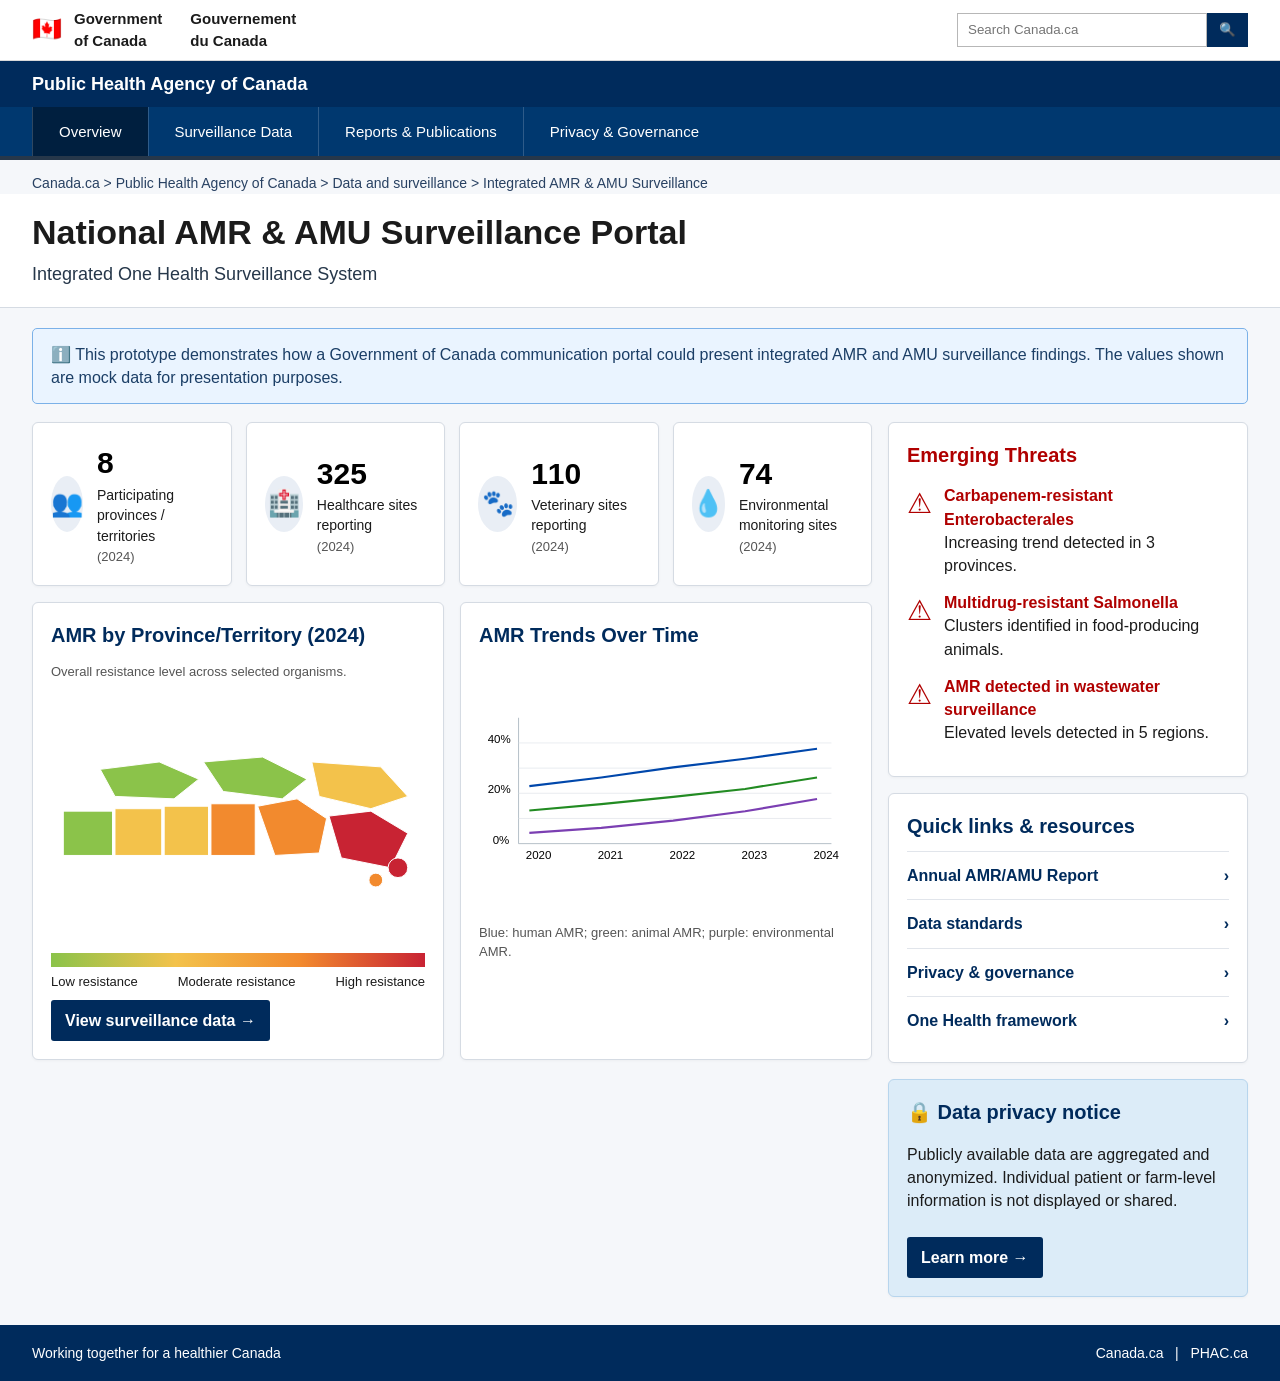
<file: index.html>
<!DOCTYPE html>
<html lang="en">
<head>
<meta charset="UTF-8" />
<meta name="viewport" content="width=device-width, initial-scale=1.0" />
<title>National AMR & AMU Surveillance Portal</title>
<link rel="stylesheet" href="style.css" />
</head>
<body>

<div class="topbar">
  <div class="flag">🇨🇦</div>
  <div class="gov-text">
    <div>Government<br>of Canada</div>
    <div>Gouvernement<br>du Canada</div>
  </div>
  <div class="search">
    <input placeholder="Search Canada.ca" />
    <button>🔍</button>
  </div>
</div>

<div class="phacbar">Public Health Agency of Canada</div>

<nav class="mainnav">
  <a href="index.html" class="active">Overview</a>
  <a href="dashboard.html" class="">Surveillance Data</a>
  <a href="reports.html" class="">Reports & Publications</a>
  <a href="privacy.html" class="">Privacy & Governance</a>
</nav>

<div class="breadcrumb">Canada.ca &gt; Public Health Agency of Canada &gt; Data and surveillance &gt; Integrated AMR & AMU Surveillance</div>
<section class="page-title">
  <h1>National AMR & AMU Surveillance Portal</h1>
  <p>Integrated One Health Surveillance System</p>
</section>
<main class="page">

<div class="notice">ℹ️ This prototype demonstrates how a Government of Canada communication portal could present integrated AMR and AMU surveillance findings. The values shown are mock data for presentation purposes.</div>

<div class="dashboard-grid">
  <div class="kpi-row">
    <div class="card kpi"><div class="kpi-icon">👥</div><div><div class="kpi-number">8</div><div class="kpi-label">Participating provinces / territories<br><span class="note">(2024)</span></div></div></div>
    <div class="card kpi"><div class="kpi-icon">🏥</div><div><div class="kpi-number">325</div><div class="kpi-label">Healthcare sites reporting<br><span class="note">(2024)</span></div></div></div>
    <div class="card kpi"><div class="kpi-icon">🐾</div><div><div class="kpi-number">110</div><div class="kpi-label">Veterinary sites reporting<br><span class="note">(2024)</span></div></div></div>
    <div class="card kpi"><div class="kpi-icon">💧</div><div><div class="kpi-number">74</div><div class="kpi-label">Environmental monitoring sites<br><span class="note">(2024)</span></div></div></div>
  </div>

  <section class="card map-wrapper">
    <h2>AMR by Province/Territory (2024)</h2>
    <p class="note">Overall resistance level across selected organisms.</p>
    
<svg class="canada-map-svg" viewBox="0 0 760 330" aria-label="Simplified Canada map">
  <rect x="25" y="145" width="100" height="90" class="province low"/>
  <rect x="130" y="140" width="95" height="95" class="province medium"/>
  <rect x="230" y="135" width="90" height="100" class="province medium"/>
  <rect x="325" y="130" width="90" height="105" class="province high"/>
  <path d="M420 135 L500 120 L560 160 L545 230 L455 235 Z" class="province high"/>
  <path d="M565 155 L650 145 L725 190 L690 260 L590 240 Z" class="province very-high"/>
  <path d="M100 60 L220 45 L300 80 L250 120 L130 115 Z" class="province low"/>
  <path d="M310 45 L430 35 L520 80 L470 120 L350 105 Z" class="province low"/>
  <path d="M530 45 L670 55 L725 115 L650 140 L545 115 Z" class="province medium"/>
  <circle cx="705" cy="260" r="20" class="province very-high"/>
  <circle cx="660" cy="285" r="14" class="province high"/>
</svg>

    <div class="legend-bar"></div>
    <div class="legend-labels"><span>Low resistance</span><span>Moderate resistance</span><span>High resistance</span></div>
    <a class="button" href="dashboard.html">View surveillance data →</a>
  </section>

  <section class="card">
    <h2>AMR Trends Over Time</h2>
    
<svg class="chart-svg" viewBox="0 0 520 250" aria-label="AMR trend chart">
  <line x1="55" y1="210" x2="490" y2="210" stroke="#9aa7b4"/>
  <line x1="55" y1="35" x2="55" y2="210" stroke="#9aa7b4"/>
  <g stroke="#e1e5eb">
    <line x1="55" y1="175" x2="490" y2="175"/>
    <line x1="55" y1="140" x2="490" y2="140"/>
    <line x1="55" y1="105" x2="490" y2="105"/>
    <line x1="55" y1="70" x2="490" y2="70"/>
  </g>
  <polyline points="70,130 170,118 270,104 370,92 470,78" fill="none" stroke="#0047ab" stroke-width="3"/>
  <polyline points="70,164 170,155 270,145 370,134 470,118" fill="none" stroke="#228b22" stroke-width="3"/>
  <polyline points="70,195 170,188 270,178 370,165 470,148" fill="none" stroke="#7b3fb2" stroke-width="3"/>
  <text x="65" y="232">2020</text><text x="165" y="232">2021</text><text x="265" y="232">2022</text><text x="365" y="232">2023</text><text x="465" y="232">2024</text>
  <text x="12" y="70">40%</text><text x="12" y="140">20%</text><text x="19" y="210">0%</text>
</svg>

    <p class="note">Blue: human AMR; green: animal AMR; purple: environmental AMR.</p>
  </section>

  <aside class="side">
    <section class="card">
      <h2 style="color:#b00000;">Emerging Threats</h2>
      <div class="alert-item"><div class="alert-icon">⚠</div><div><b>Carbapenem-resistant Enterobacterales</b><br>Increasing trend detected in 3 provinces.</div></div>
      <div class="alert-item"><div class="alert-icon">⚠</div><div><b>Multidrug-resistant Salmonella</b><br>Clusters identified in food-producing animals.</div></div>
      <div class="alert-item"><div class="alert-icon">⚠</div><div><b>AMR detected in wastewater surveillance</b><br>Elevated levels detected in 5 regions.</div></div>
    </section>

    <section class="card">
      <h2>Quick links & resources</h2>
      <a class="resource-link" href="reports.html">Annual AMR/AMU Report <span>›</span></a>
      <a class="resource-link" href="dashboard.html">Data standards <span>›</span></a>
      <a class="resource-link" href="privacy.html">Privacy & governance <span>›</span></a>
      <a class="resource-link" href="privacy.html">One Health framework <span>›</span></a>
    </section>

    <section class="card privacy-box">
      <h2>🔒 Data privacy notice</h2>
      <p>Publicly available data are aggregated and anonymized. Individual patient or farm-level information is not displayed or shared.</p>
      <a class="button" href="privacy.html">Learn more →</a>
    </section>
  </aside>
</div>

</main>
<footer class="footer">
  <div>Working together for a healthier Canada</div>
  <div>Canada.ca &nbsp; | &nbsp; PHAC.ca</div>
</footer>
</body>
</html>
</file>
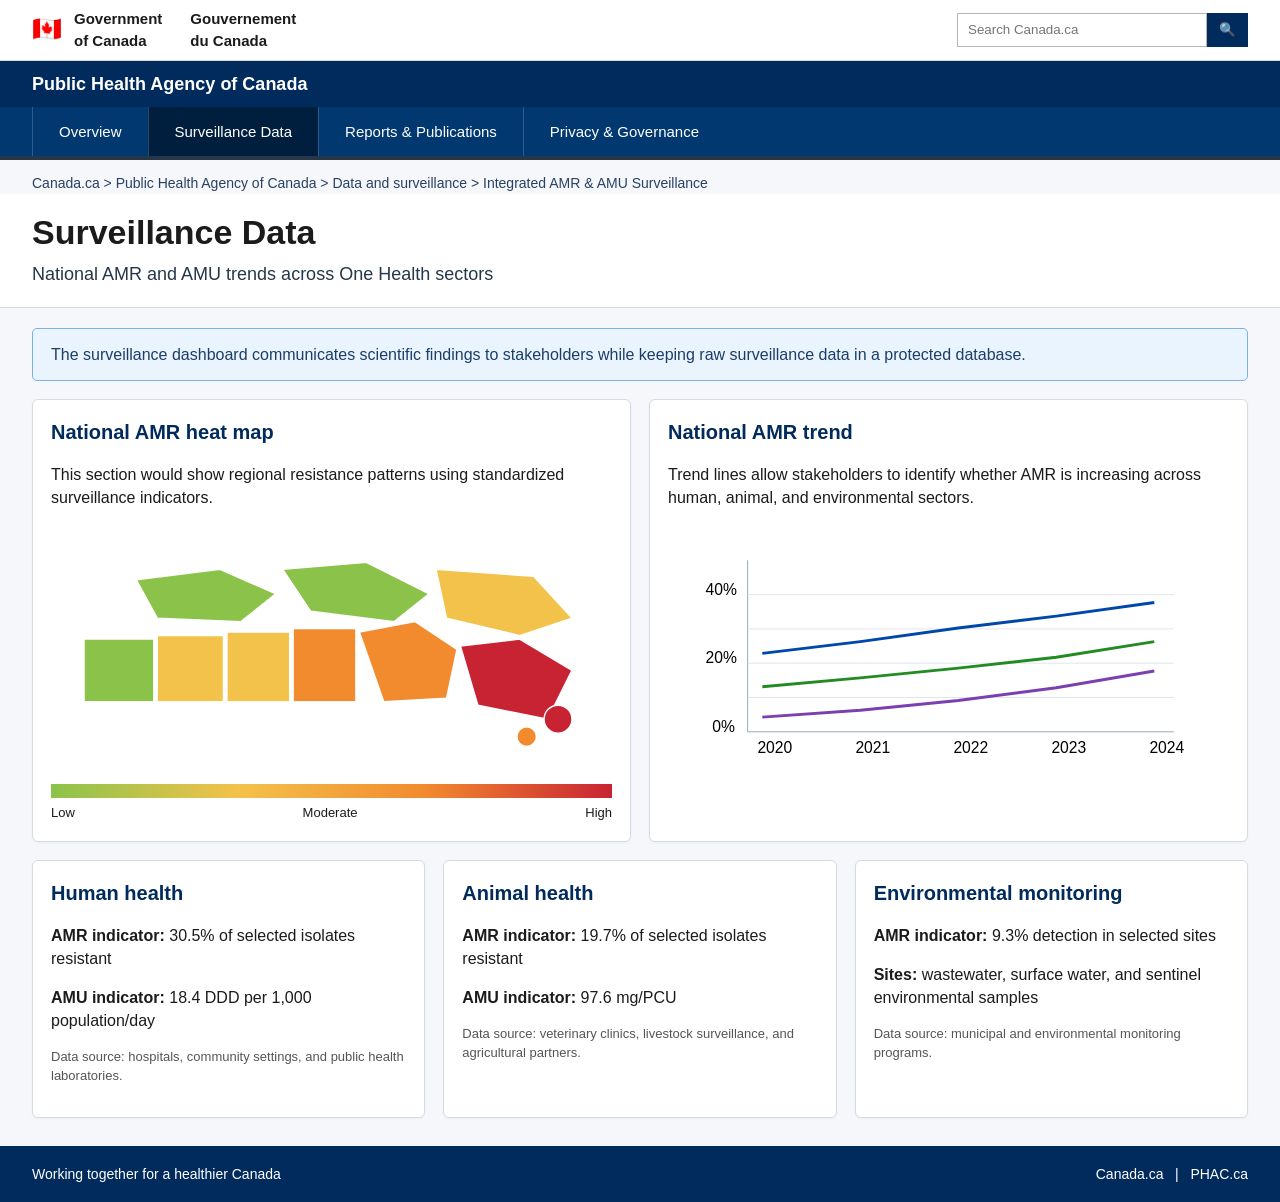
<file: dashboard.html>
<!DOCTYPE html>
<html lang="en">
<head>
<meta charset="UTF-8" />
<meta name="viewport" content="width=device-width, initial-scale=1.0" />
<title>Surveillance Data</title>
<link rel="stylesheet" href="style.css" />
</head>
<body>

<div class="topbar">
  <div class="flag">🇨🇦</div>
  <div class="gov-text">
    <div>Government<br>of Canada</div>
    <div>Gouvernement<br>du Canada</div>
  </div>
  <div class="search">
    <input placeholder="Search Canada.ca" />
    <button>🔍</button>
  </div>
</div>

<div class="phacbar">Public Health Agency of Canada</div>

<nav class="mainnav">
  <a href="index.html" class="">Overview</a>
  <a href="dashboard.html" class="active">Surveillance Data</a>
  <a href="reports.html" class="">Reports & Publications</a>
  <a href="privacy.html" class="">Privacy & Governance</a>
</nav>

<div class="breadcrumb">Canada.ca &gt; Public Health Agency of Canada &gt; Data and surveillance &gt; Integrated AMR & AMU Surveillance</div>
<section class="page-title">
  <h1>Surveillance Data</h1>
  <p>National AMR and AMU trends across One Health sectors</p>
</section>
<main class="page">

<div class="notice">The surveillance dashboard communicates scientific findings to stakeholders while keeping raw surveillance data in a protected database.</div>

<div class="two-col">
  <section class="card">
    <h2>National AMR heat map</h2>
    <p>This section would show regional resistance patterns using standardized surveillance indicators.</p>
    
<svg class="canada-map-svg" viewBox="0 0 760 330" aria-label="Simplified Canada map">
  <rect x="25" y="145" width="100" height="90" class="province low"/>
  <rect x="130" y="140" width="95" height="95" class="province medium"/>
  <rect x="230" y="135" width="90" height="100" class="province medium"/>
  <rect x="325" y="130" width="90" height="105" class="province high"/>
  <path d="M420 135 L500 120 L560 160 L545 230 L455 235 Z" class="province high"/>
  <path d="M565 155 L650 145 L725 190 L690 260 L590 240 Z" class="province very-high"/>
  <path d="M100 60 L220 45 L300 80 L250 120 L130 115 Z" class="province low"/>
  <path d="M310 45 L430 35 L520 80 L470 120 L350 105 Z" class="province low"/>
  <path d="M530 45 L670 55 L725 115 L650 140 L545 115 Z" class="province medium"/>
  <circle cx="705" cy="260" r="20" class="province very-high"/>
  <circle cx="660" cy="285" r="14" class="province high"/>
</svg>

    <div class="legend-bar"></div>
    <div class="legend-labels"><span>Low</span><span>Moderate</span><span>High</span></div>
  </section>

  <section class="card">
    <h2>National AMR trend</h2>
    <p>Trend lines allow stakeholders to identify whether AMR is increasing across human, animal, and environmental sectors.</p>
    
<svg class="chart-svg" viewBox="0 0 520 250" aria-label="AMR trend chart">
  <line x1="55" y1="210" x2="490" y2="210" stroke="#9aa7b4"/>
  <line x1="55" y1="35" x2="55" y2="210" stroke="#9aa7b4"/>
  <g stroke="#e1e5eb">
    <line x1="55" y1="175" x2="490" y2="175"/>
    <line x1="55" y1="140" x2="490" y2="140"/>
    <line x1="55" y1="105" x2="490" y2="105"/>
    <line x1="55" y1="70" x2="490" y2="70"/>
  </g>
  <polyline points="70,130 170,118 270,104 370,92 470,78" fill="none" stroke="#0047ab" stroke-width="3"/>
  <polyline points="70,164 170,155 270,145 370,134 470,118" fill="none" stroke="#228b22" stroke-width="3"/>
  <polyline points="70,195 170,188 270,178 370,165 470,148" fill="none" stroke="#7b3fb2" stroke-width="3"/>
  <text x="65" y="232">2020</text><text x="165" y="232">2021</text><text x="265" y="232">2022</text><text x="365" y="232">2023</text><text x="465" y="232">2024</text>
  <text x="12" y="70">40%</text><text x="12" y="140">20%</text><text x="19" y="210">0%</text>
</svg>

  </section>
</div>

<div class="three-col" style="margin-top:18px;">
  <section class="card">
    <h2>Human health</h2>
    <p><b>AMR indicator:</b> 30.5% of selected isolates resistant</p>
    <p><b>AMU indicator:</b> 18.4 DDD per 1,000 population/day</p>
    <p class="note">Data source: hospitals, community settings, and public health laboratories.</p>
  </section>

  <section class="card">
    <h2>Animal health</h2>
    <p><b>AMR indicator:</b> 19.7% of selected isolates resistant</p>
    <p><b>AMU indicator:</b> 97.6 mg/PCU</p>
    <p class="note">Data source: veterinary clinics, livestock surveillance, and agricultural partners.</p>
  </section>

  <section class="card">
    <h2>Environmental monitoring</h2>
    <p><b>AMR indicator:</b> 9.3% detection in selected sites</p>
    <p><b>Sites:</b> wastewater, surface water, and sentinel environmental samples</p>
    <p class="note">Data source: municipal and environmental monitoring programs.</p>
  </section>
</div>

</main>
<footer class="footer">
  <div>Working together for a healthier Canada</div>
  <div>Canada.ca &nbsp; | &nbsp; PHAC.ca</div>
</footer>
</body>
</html>
</file>
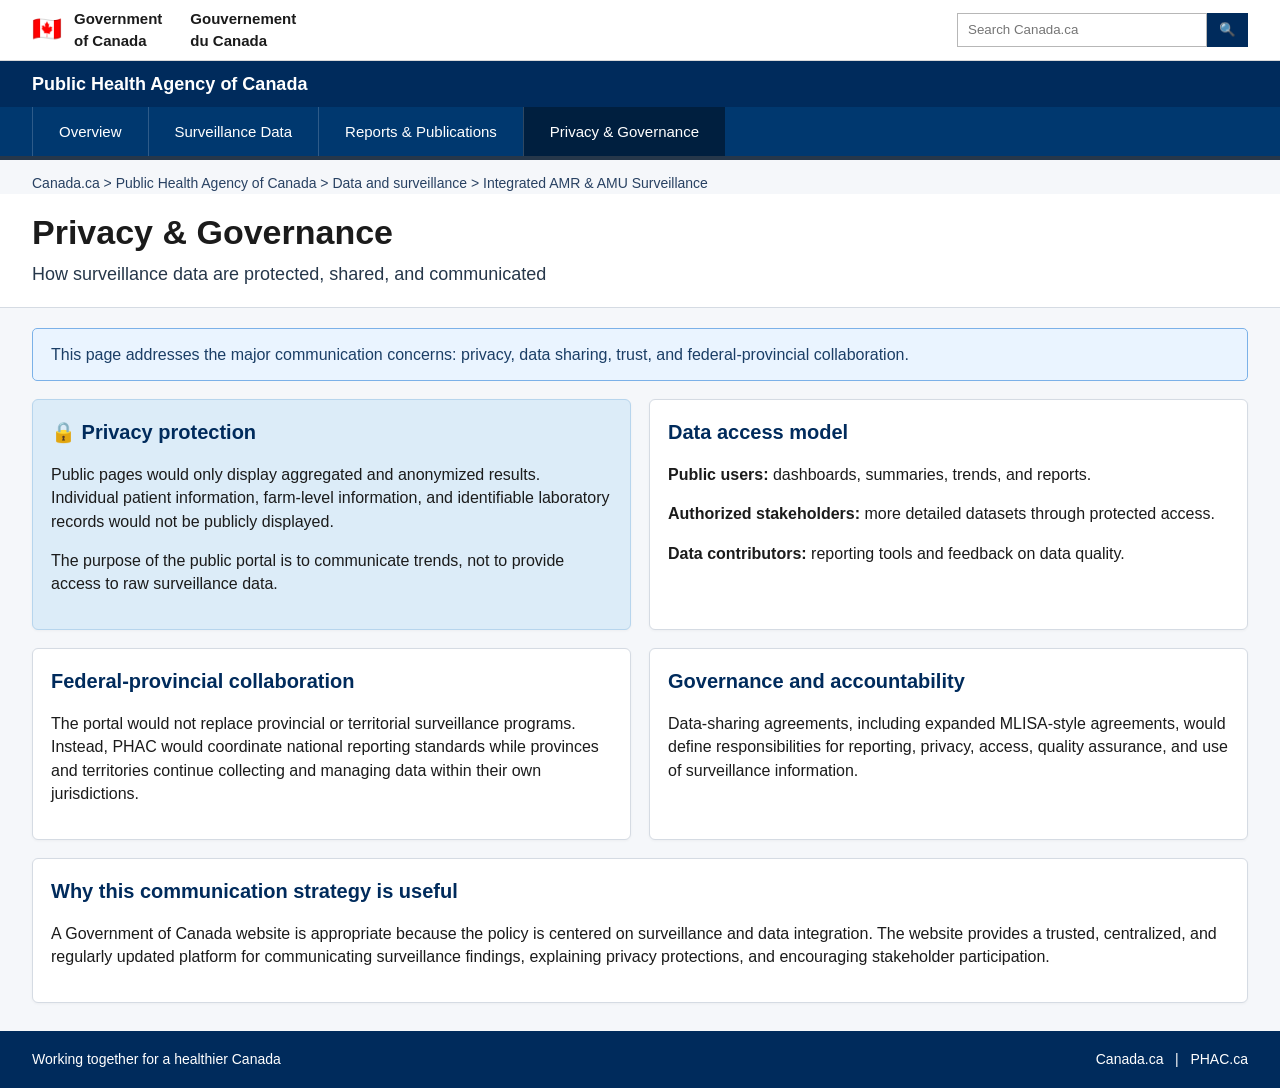
<file: privacy.html>
<!DOCTYPE html>
<html lang="en">
<head>
<meta charset="UTF-8" />
<meta name="viewport" content="width=device-width, initial-scale=1.0" />
<title>Privacy & Governance</title>
<link rel="stylesheet" href="style.css" />
</head>
<body>

<div class="topbar">
  <div class="flag">🇨🇦</div>
  <div class="gov-text">
    <div>Government<br>of Canada</div>
    <div>Gouvernement<br>du Canada</div>
  </div>
  <div class="search">
    <input placeholder="Search Canada.ca" />
    <button>🔍</button>
  </div>
</div>

<div class="phacbar">Public Health Agency of Canada</div>

<nav class="mainnav">
  <a href="index.html" class="">Overview</a>
  <a href="dashboard.html" class="">Surveillance Data</a>
  <a href="reports.html" class="">Reports & Publications</a>
  <a href="privacy.html" class="active">Privacy & Governance</a>
</nav>

<div class="breadcrumb">Canada.ca &gt; Public Health Agency of Canada &gt; Data and surveillance &gt; Integrated AMR & AMU Surveillance</div>
<section class="page-title">
  <h1>Privacy & Governance</h1>
  <p>How surveillance data are protected, shared, and communicated</p>
</section>
<main class="page">

<div class="notice">This page addresses the major communication concerns: privacy, data sharing, trust, and federal-provincial collaboration.</div>

<div class="two-col">
  <section class="card privacy-box">
    <h2>🔒 Privacy protection</h2>
    <p>Public pages would only display aggregated and anonymized results. Individual patient information, farm-level information, and identifiable laboratory records would not be publicly displayed.</p>
    <p>The purpose of the public portal is to communicate trends, not to provide access to raw surveillance data.</p>
  </section>

  <section class="card">
    <h2>Data access model</h2>
    <p><b>Public users:</b> dashboards, summaries, trends, and reports.</p>
    <p><b>Authorized stakeholders:</b> more detailed datasets through protected access.</p>
    <p><b>Data contributors:</b> reporting tools and feedback on data quality.</p>
  </section>
</div>

<div class="two-col" style="margin-top:18px;">
  <section class="card">
    <h2>Federal-provincial collaboration</h2>
    <p>The portal would not replace provincial or territorial surveillance programs. Instead, PHAC would coordinate national reporting standards while provinces and territories continue collecting and managing data within their own jurisdictions.</p>
  </section>

  <section class="card">
    <h2>Governance and accountability</h2>
    <p>Data-sharing agreements, including expanded MLISA-style agreements, would define responsibilities for reporting, privacy, access, quality assurance, and use of surveillance information.</p>
  </section>
</div>

<section class="card" style="margin-top:18px;">
  <h2>Why this communication strategy is useful</h2>
  <p>A Government of Canada website is appropriate because the policy is centered on surveillance and data integration. The website provides a trusted, centralized, and regularly updated platform for communicating surveillance findings, explaining privacy protections, and encouraging stakeholder participation.</p>
</section>

</main>
<footer class="footer">
  <div>Working together for a healthier Canada</div>
  <div>Canada.ca &nbsp; | &nbsp; PHAC.ca</div>
</footer>
</body>
</html>
</file>
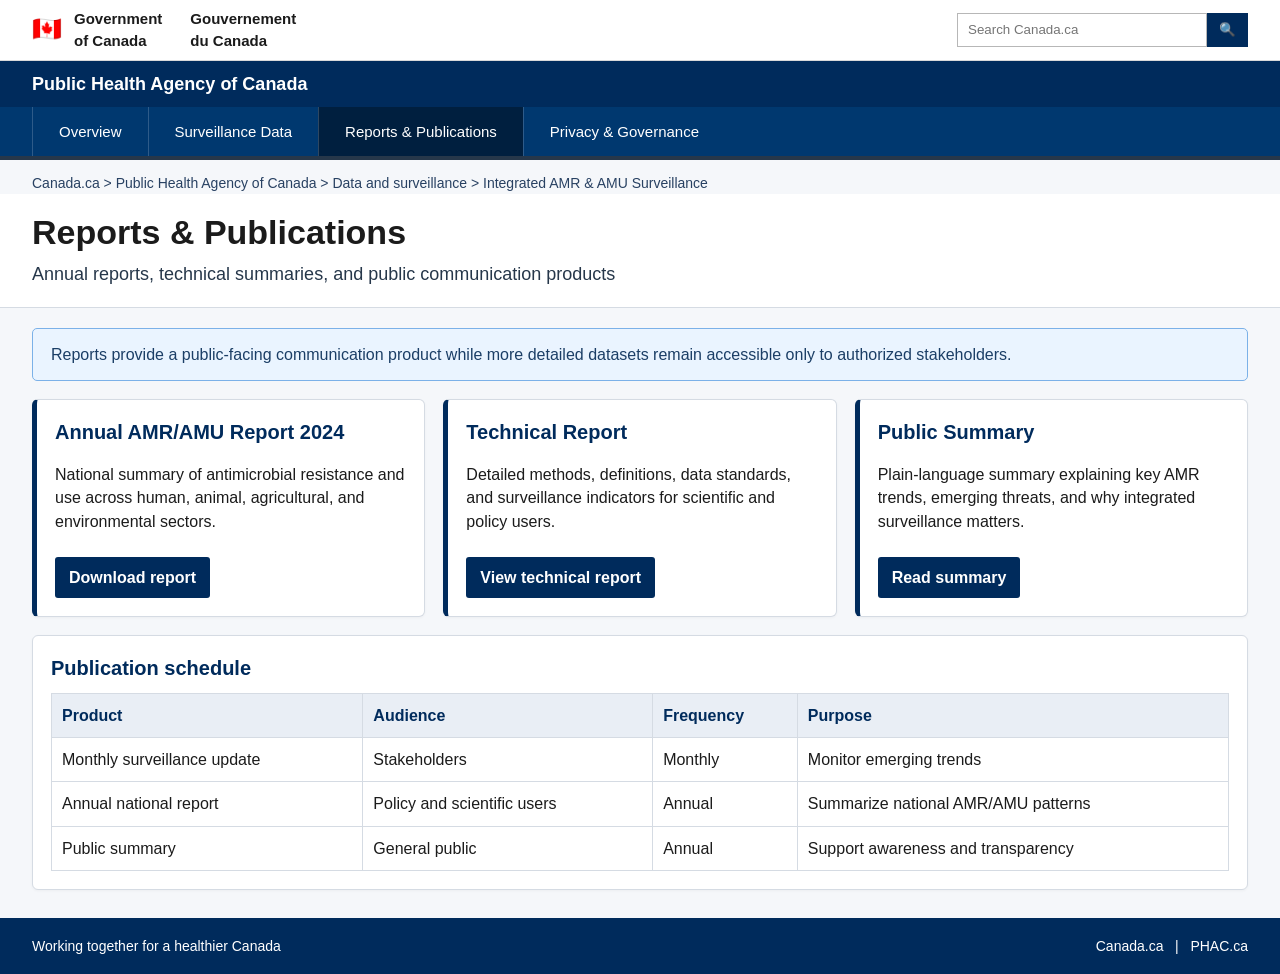
<file: reports.html>
<!DOCTYPE html>
<html lang="en">
<head>
<meta charset="UTF-8" />
<meta name="viewport" content="width=device-width, initial-scale=1.0" />
<title>Reports & Publications</title>
<link rel="stylesheet" href="style.css" />
</head>
<body>

<div class="topbar">
  <div class="flag">🇨🇦</div>
  <div class="gov-text">
    <div>Government<br>of Canada</div>
    <div>Gouvernement<br>du Canada</div>
  </div>
  <div class="search">
    <input placeholder="Search Canada.ca" />
    <button>🔍</button>
  </div>
</div>

<div class="phacbar">Public Health Agency of Canada</div>

<nav class="mainnav">
  <a href="index.html" class="">Overview</a>
  <a href="dashboard.html" class="">Surveillance Data</a>
  <a href="reports.html" class="active">Reports & Publications</a>
  <a href="privacy.html" class="">Privacy & Governance</a>
</nav>

<div class="breadcrumb">Canada.ca &gt; Public Health Agency of Canada &gt; Data and surveillance &gt; Integrated AMR & AMU Surveillance</div>
<section class="page-title">
  <h1>Reports & Publications</h1>
  <p>Annual reports, technical summaries, and public communication products</p>
</section>
<main class="page">

<div class="notice">Reports provide a public-facing communication product while more detailed datasets remain accessible only to authorized stakeholders.</div>

<div class="three-col">
  <section class="card report-card">
    <h2>Annual AMR/AMU Report 2024</h2>
    <p>National summary of antimicrobial resistance and use across human, animal, agricultural, and environmental sectors.</p>
    <a class="button" href="#">Download report</a>
  </section>

  <section class="card report-card">
    <h2>Technical Report</h2>
    <p>Detailed methods, definitions, data standards, and surveillance indicators for scientific and policy users.</p>
    <a class="button" href="#">View technical report</a>
  </section>

  <section class="card report-card">
    <h2>Public Summary</h2>
    <p>Plain-language summary explaining key AMR trends, emerging threats, and why integrated surveillance matters.</p>
    <a class="button" href="#">Read summary</a>
  </section>
</div>

<section class="card" style="margin-top:18px;">
  <h2>Publication schedule</h2>
  <table class="fake-table">
    <tr><th>Product</th><th>Audience</th><th>Frequency</th><th>Purpose</th></tr>
    <tr><td>Monthly surveillance update</td><td>Stakeholders</td><td>Monthly</td><td>Monitor emerging trends</td></tr>
    <tr><td>Annual national report</td><td>Policy and scientific users</td><td>Annual</td><td>Summarize national AMR/AMU patterns</td></tr>
    <tr><td>Public summary</td><td>General public</td><td>Annual</td><td>Support awareness and transparency</td></tr>
  </table>
</section>

</main>
<footer class="footer">
  <div>Working together for a healthier Canada</div>
  <div>Canada.ca &nbsp; | &nbsp; PHAC.ca</div>
</footer>
</body>
</html>
</file>
<file: style.css>
* {
  box-sizing: border-box;
}

body {
  margin: 0;
  font-family: Arial, Helvetica, sans-serif;
  background: #f5f7fa;
  color: #1b1b1b;
  line-height: 1.45;
}

a {
  color: inherit;
  text-decoration: none;
}

.topbar {
  min-height: 58px;
  background: #ffffff;
  display: flex;
  align-items: center;
  padding: 8px 32px;
  border-bottom: 1px solid #d9d9d9;
}

.flag {
  font-size: 24px;
  margin-right: 12px;
}

.gov-text {
  display: flex;
  gap: 28px;
  font-weight: 700;
  font-size: 15px;
}

.search {
  margin-left: auto;
  display: flex;
  align-items: center;
  gap: 0;
}

.search input {
  height: 34px;
  width: 250px;
  padding: 7px 10px;
  border: 1px solid #b7b7b7;
}

.search button {
  height: 34px;
  padding: 0 12px;
  background: #002b5c;
  color: #fff;
  border: none;
}

.phacbar {
  background: #002b5c;
  color: white;
  padding: 10px 32px;
  font-size: 18px;
  font-weight: 700;
}

.mainnav {
  background: #00386f;
  color: white;
  display: flex;
  padding: 0 32px;
  border-bottom: 4px solid #26374a;
}

.mainnav a {
  padding: 14px 26px;
  border-left: 1px solid rgba(255,255,255,0.18);
  font-size: 15px;
}

.mainnav a.active,
.mainnav a:hover {
  background: #001f3f;
}

.breadcrumb {
  padding: 13px 32px 0;
  color: #284162;
  font-size: 14px;
}

.page-title {
  padding: 14px 32px 20px;
  background: #fff;
  border-bottom: 1px solid #d5dbe3;
}

.page-title h1 {
  margin: 0 0 4px;
  font-size: 34px;
  color: #1b1b1b;
}

.page-title p {
  margin: 0;
  font-size: 18px;
  color: #26374a;
}

.tabs {
  display: flex;
  gap: 0;
  margin-top: 20px;
}

.tabs a {
  padding: 10px 24px;
  color: #002b5c;
  border-bottom: 4px solid transparent;
  font-weight: 700;
}

.tabs a.active {
  border-bottom-color: #002b5c;
}

.page {
  padding: 20px 32px 28px;
}

.notice {
  border: 1px solid #7bb1e8;
  background: #eaf4ff;
  padding: 14px 18px;
  border-radius: 5px;
  margin-bottom: 18px;
  color: #1b3e66;
}

.dashboard-grid {
  display: grid;
  grid-template-columns: 1fr 1fr 360px;
  gap: 16px;
}

.kpi-row {
  grid-column: 1 / 3;
  display: grid;
  grid-template-columns: repeat(4, 1fr);
  gap: 14px;
}

.card {
  background: #fff;
  border: 1px solid #d5dbe3;
  border-radius: 6px;
  padding: 18px;
  box-shadow: 0 1px 3px rgba(0,0,0,0.04);
}

.card h2 {
  margin: 0 0 10px;
  color: #002b5c;
  font-size: 20px;
}

.card h3 {
  margin: 0 0 8px;
  color: #002b5c;
  font-size: 17px;
}

.kpi {
  display: flex;
  align-items: center;
  gap: 14px;
}

.kpi-icon {
  width: 56px;
  height: 56px;
  border-radius: 50%;
  background: #e9eef5;
  display: flex;
  align-items: center;
  justify-content: center;
  font-size: 26px;
}

.kpi-number {
  font-size: 30px;
  font-weight: 800;
  color: #000;
}

.kpi-label {
  font-size: 14px;
}

.map-wrapper {
  min-height: 320px;
}

.canada-map-svg {
  width: 100%;
  height: 230px;
  margin-top: 12px;
}

.province {
  stroke: #fff;
  stroke-width: 2;
}

.low { fill: #8bc34a; }
.medium { fill: #f3c24b; }
.high { fill: #f28a2e; }
.very-high { fill: #c82333; }

.legend-bar {
  height: 14px;
  background: linear-gradient(90deg, #8bc34a, #f3c24b, #f28a2e, #c82333);
  margin: 10px 0 6px;
}

.legend-labels {
  display: flex;
  justify-content: space-between;
  font-size: 13px;
}

.chart-svg {
  width: 100%;
  height: 245px;
}

.side {
  grid-column: 3;
  grid-row: 1 / 5;
  display: flex;
  flex-direction: column;
  gap: 16px;
}

.alert-item {
  display: flex;
  gap: 12px;
  margin: 14px 0;
}

.alert-icon {
  color: #b00000;
  font-size: 28px;
}

.alert-item b {
  color: #b00000;
}

.resource-link {
  display: flex;
  justify-content: space-between;
  border-top: 1px solid #e1e5eb;
  padding: 12px 0;
  color: #002b5c;
  font-weight: 700;
}

.privacy-box {
  background: #dcecf8;
  border-color: #b7d5ed;
}

.two-col {
  display: grid;
  grid-template-columns: 1fr 1fr;
  gap: 18px;
}

.three-col {
  display: grid;
  grid-template-columns: repeat(3, 1fr);
  gap: 18px;
}

.report-card {
  border-left: 5px solid #002b5c;
}

.button {
  display: inline-block;
  background: #002b5c;
  color: white;
  padding: 9px 14px;
  border-radius: 3px;
  font-weight: 700;
  margin-top: 8px;
}

.fake-table {
  width: 100%;
  border-collapse: collapse;
  margin-top: 10px;
}

.fake-table th,
.fake-table td {
  border: 1px solid #d5dbe3;
  padding: 10px;
  text-align: left;
}

.fake-table th {
  background: #e9eef5;
  color: #002b5c;
}

.footer {
  background: #002b5c;
  color: white;
  padding: 18px 32px;
  display: flex;
  justify-content: space-between;
  font-size: 14px;
}

.note {
  font-size: 13px;
  color: #555;
}

@media (max-width: 1000px) {
  .dashboard-grid,
  .two-col,
  .three-col {
    grid-template-columns: 1fr;
  }

  .kpi-row,
  .side {
    grid-column: auto;
    grid-row: auto;
  }

  .kpi-row {
    grid-template-columns: 1fr 1fr;
  }

  .mainnav {
    flex-wrap: wrap;
  }
}
</file>
